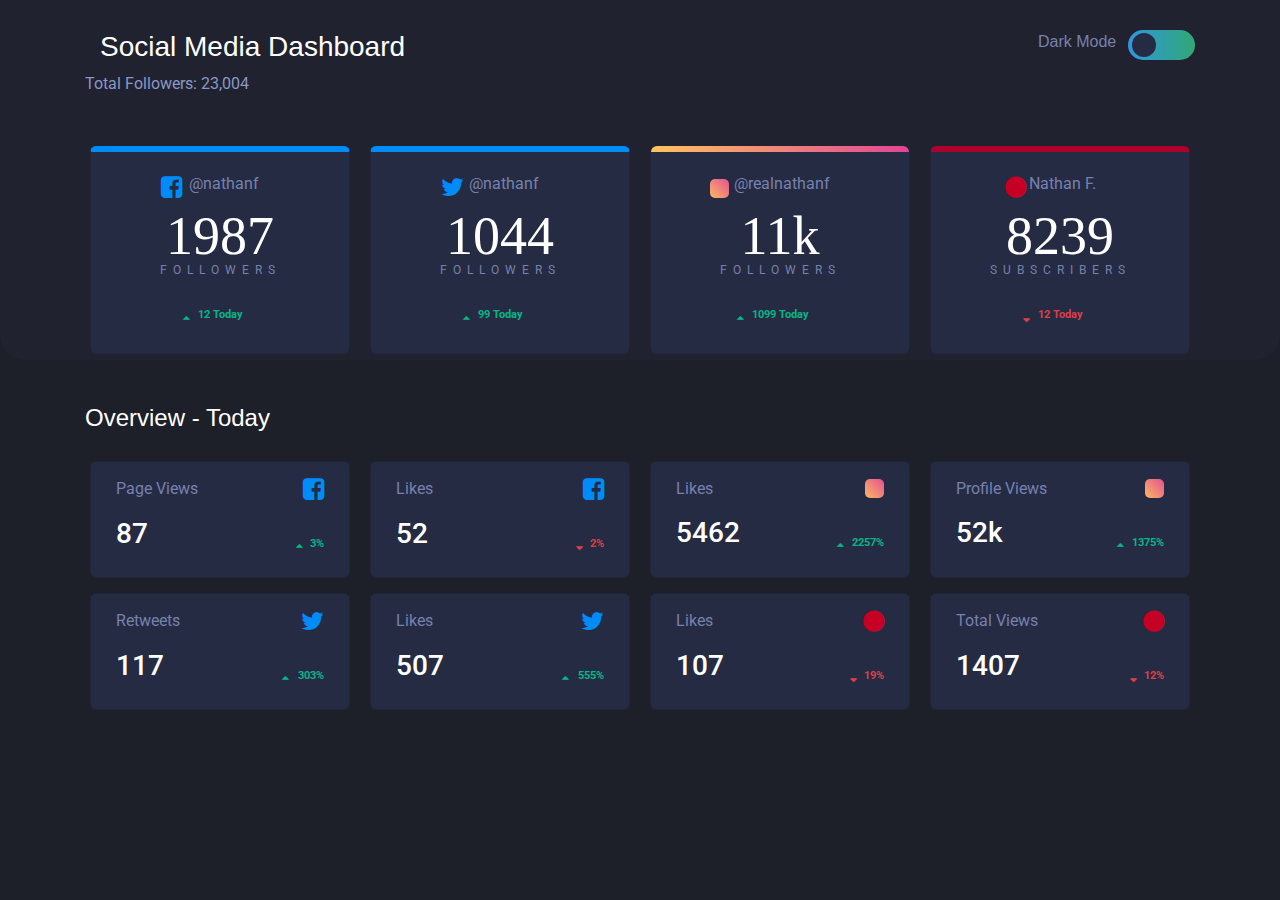
<file: index.html>
<html lang="en">
  <head>
    <meta charset="UTF-8" />
    <meta name="viewport" content="width=device-width, initial-scale=1.0" />
    <link
      rel="stylesheet"
      href="https://maxcdn.bootstrapcdn.com/bootstrap/4.5.2/css/bootstrap.min.css"
    />
    <link
      rel="stylesheet"
      href="https://fonts.googleapis.com/css?family=Roboto:300,400,500,700&display=swap"
    />
    <link
      href="https://maxcdn.bootstrapcdn.com/font-awesome/4.1.0/css/font-awesome.min.css"
      rel="stylesheet"
    />

    <!-- Fonts -->
    <link
      href="//db.onlinewebfonts.com/c/2d1bee03fe9c268c2b3d3724ca6ad761?family=FF+Schulbuch"
      rel="stylesheet"
      type="text/css"
    />

    <link rel="stylesheet" href="./index.css" />
    <title>Social Media Dashboard</title>
  </head>

  <body class="body_dark_theme">
    <div id="background">
      <div class="container">
        <div class="section-1 desktop">
          <div class="heading">
            <h4 class="text-white" style="font-size: 28px; margin-left: 15px">
              Social Media Dashboard
            </h4>
            <div class="darkmode_button_div">
              <span class="font_grey darkmode_button_label">Dark Mode</span>
              <span>
                <label class="switch font_grey">
                  <input type="checkbox" onchange="switchTheme(this);" />
                  <span class="slider round darkmode_button_slider"></span>
                </label>
              </span>
            </div>
          </div>
          <div style="color: rgb(139, 151, 200)">Total Followers: 23,004</div>
        </div>

        <div class="section-1 mobile">
          <div class="heading">
            <h4 class="text-white" style="font-size: 28px">
              Social Media Dashboard
            </h4>
          </div>
          <div style="color: rgb(139, 151, 200)">Total Followers: 23,004</div>
          <hr />
          <div class="darkmode_button_div">
            <span class="font_grey darkmode_button_label">Dark Mode</span>
            <span>
              <label class="switch font_grey">
                <input type="checkbox" onchange="switchTheme(this);" />
                <span class="slider round darkmode_button_slider"></span>
              </label>
            </span>
          </div>
        </div>

        <div class="row card_firstRow">
          <div
            class="col-xs-12 col-sm-5 col-m-5 col-lg-2 card"
            onmouseover="changeColorOnHover(this)"
          >
            <div class="card-body">
              <span class="font_grey relative">
                <i class="fa fa-facebook-square"></i>&nbsp; @nathanf
              </span>
              <p class="font_grey social_following_block">
                <span class="following">1987</span><br />
                <span class="subtext">FOLLOWERS</span>
              </p>
              <span class="font_green font-11 relative">
                <i class="fa fa-sort-up" style="top: 7px; right: 53px"></i> 12
                Today
              </span>
            </div>
          </div>

          <div
            class="col-xs-12 col-sm-5 col-m-5 col-lg-2 card"
            onmouseover="changeColorOnHover(this)"
          >
            <div class="card-body">
              <span class="font_grey relative">
                <i class="fa fa-twitter"></i>&nbsp; @nathanf
              </span>
              <p class="font_grey social_following_block">
                <span class="following">1044</span><br />
                <span class="subtext">FOLLOWERS</span>
              </p>
              <span class="font_green font-11 relative">
                <i class="fa fa-sort-up" style="top: 7px; right: 53px"></i> 99
                Today
              </span>
            </div>
          </div>

          <div
            class="col-xs-12 col-sm-5 col-m-5 col-lg-2 card"
            onmouseover="changeColorOnHover(this)"
          >
            <div class="card-body" style="margin-top: 5px">
              <span class="font_grey relative">
                <span class="square"></span>&nbsp;@realnathanf
              </span>
              <p class="font_grey social_following_block">
                <span class="following">11k</span><br />
                <span class="subtext">FOLLOWERS</span>
              </p>
              <span class="font_green font-11 relative">
                <i class="fa fa-sort-up" style="top: 7px; right: 65px"></i> 1099
                Today
              </span>
            </div>
          </div>

          <div
            class="col-xs-12 col-sm-5 col-m-5 col-lg-2 card"
            onmouseover="changeColorOnHover(this)"
          >
            <div class="card-body">
              <span class="font_grey relative">
                <i class="fa fa-circle"></i> &nbsp;Nathan F.
              </span>
              <p class="font_grey social_following_block">
                <span class="following">8239</span><br />
                <span class="subtext">SUBSCRIBERS</span>
              </p>
              <span class="font_red font-11 relative">
                <i class="fa fa-sort-down" style="top: 4px; right: 53px"></i> 12
                Today
              </span>
            </div>
          </div>
        </div>

        <div class="section-2">
          <div class="heading">
            <h4 class="text-white" id="overview_heading">
              Overview &#8209; Today
            </h4>
          </div>
        </div>

        <div class="row card_secondRow">
          <div
            class="col-xs-12 col-sm-5 col-m-5 col-lg-2 card"
            onmouseover="changeColorOnHover(this)"
          >
            <div class="card-body">
              <div>
                <span class="font_grey">Page Views</span>
                <span class="relative">
                  <i class="fa fa-facebook-square"></i>
                </span>
              </div>
              <div class="pdt-15">
                <span><h3 class="text-white">87</h3></span>
                <span class="font_green font-11 relative">
                  <i class="fa fa-sort-up" style="top: 7px; right: 21px"></i> 3%
                </span>
              </div>
            </div>
          </div>

          <div
            class="col-xs-12 col-sm-5 col-m-5 col-lg-2 card"
            onmouseover="changeColorOnHover(this)"
          >
            <div class="card-body">
              <div>
                <span class="font_grey">Likes</span>
                <span class="relative">
                  <i class="fa fa-facebook-square"></i>
                </span>
              </div>
              <div class="pdt-15">
                <span><h3 class="text-white">52</h3></span>
                <span class="font_red font-11 relative">
                  <i class="fa fa-sort-down" style="top: 4px; right: 21px"></i>
                  2%
                </span>
              </div>
            </div>
          </div>

          <div
            class="col-xs-12 col-sm-5 col-m-5 col-lg-2 card"
            onmouseover="changeColorOnHover(this)"
          >
            <div class="card-body">
              <div>
                <span class="font_grey">Likes</span>
                <span class="square"></span>
              </div>
              <div class="pdt-15">
                <span><h3 class="text-white">5462</h3></span>
                <span class="font_green font-11 relative">
                  <i class="fa fa-sort-up" style="top: 7px; right: 40px"></i>
                  2257%
                </span>
              </div>
            </div>
          </div>

          <div
            class="col-xs-12 col-sm-5 col-m-5 col-lg-2 card"
            onmouseover="changeColorOnHover(this)"
          >
            <div class="card-body">
              <div>
                <span class="font_grey">Profile Views</span>
                <span class="square"></span>
              </div>
              <div class="pdt-15">
                <span><h3 class="text-white">52k</h3></span>
                <span class="font_green font-11 relative">
                  <i class="fa fa-sort-up" style="top: 7px; right: 40px"></i>
                  1375%
                </span>
              </div>
            </div>
          </div>
        </div>

        <div class="row card_thirdRow">
          <div
            class="col-xs-12 col-sm-5 col-m-5 col-lg-2 card"
            onmouseover="changeColorOnHover(this)"
          >
            <div class="card-body">
              <div>
                <span class="font_grey relative">Retweets</span>
                <i class="fa fa-twitter"></i>
              </div>
              <div class="pdt-15">
                <span><h3 class="text-white">117</h3></span>
                <span class="font_green font-11 relative">
                  <i class="fa fa-sort-up" style="top: 7px; right: 35px"></i>
                  303%
                </span>
              </div>
            </div>
          </div>

          <div
            class="col-xs-12 col-sm-5 col-m-5 col-lg-2 card"
            onmouseover="changeColorOnHover(this)"
          >
            <div class="card-body">
              <div>
                <span class="font_grey relative">Likes</span>
                <i class="fa fa-twitter"></i>
              </div>
              <div class="pdt-15">
                <span><h3 class="text-white">507</h3></span>
                <span class="font_green font-11 relative">
                  <i class="fa fa-sort-up" style="top: 7px; right: 35px"></i>
                  555%
                </span>
              </div>
            </div>
          </div>

          <div
            class="col-xs-12 col-sm-5 col-m-5 col-lg-2 card"
            onmouseover="changeColorOnHover(this)"
          >
            <div class="card-body">
              <div>
                <span class="font_grey relative">Likes</span>
                <span><i class="fa fa-circle"></i></span>
              </div>
              <div class="pdt-15">
                <span><h3 class="text-white">107</h3></span>
                <span class="font_red font-11 relative">
                  <i class="fa fa-sort-down" style="top: 4px; right: 27px"></i>
                  19%
                </span>
              </div>
            </div>
          </div>

          <div
            class="col-xs-12 col-sm-5 col-m-5 col-lg-2 card"
            onmouseover="changeColorOnHover(this)"
          >
            <div class="card-body">
              <div>
                <span class="font_grey">Total Views</span>
                <span class="relative"><i class="fa fa-circle"></i></span>
              </div>
              <div class="pdt-15">
                <span><h3 class="text-white">1407</h3></span>
                <span class="font_red font-11 relative">
                  <i class="fa fa-sort-down" style="top: 4px; right: 27px"></i>
                  12%
                </span>
              </div>
            </div>
          </div>
        </div>
      </div>
    </div>
    <script src="index.js"></script>
  </body>
</html>
</file>
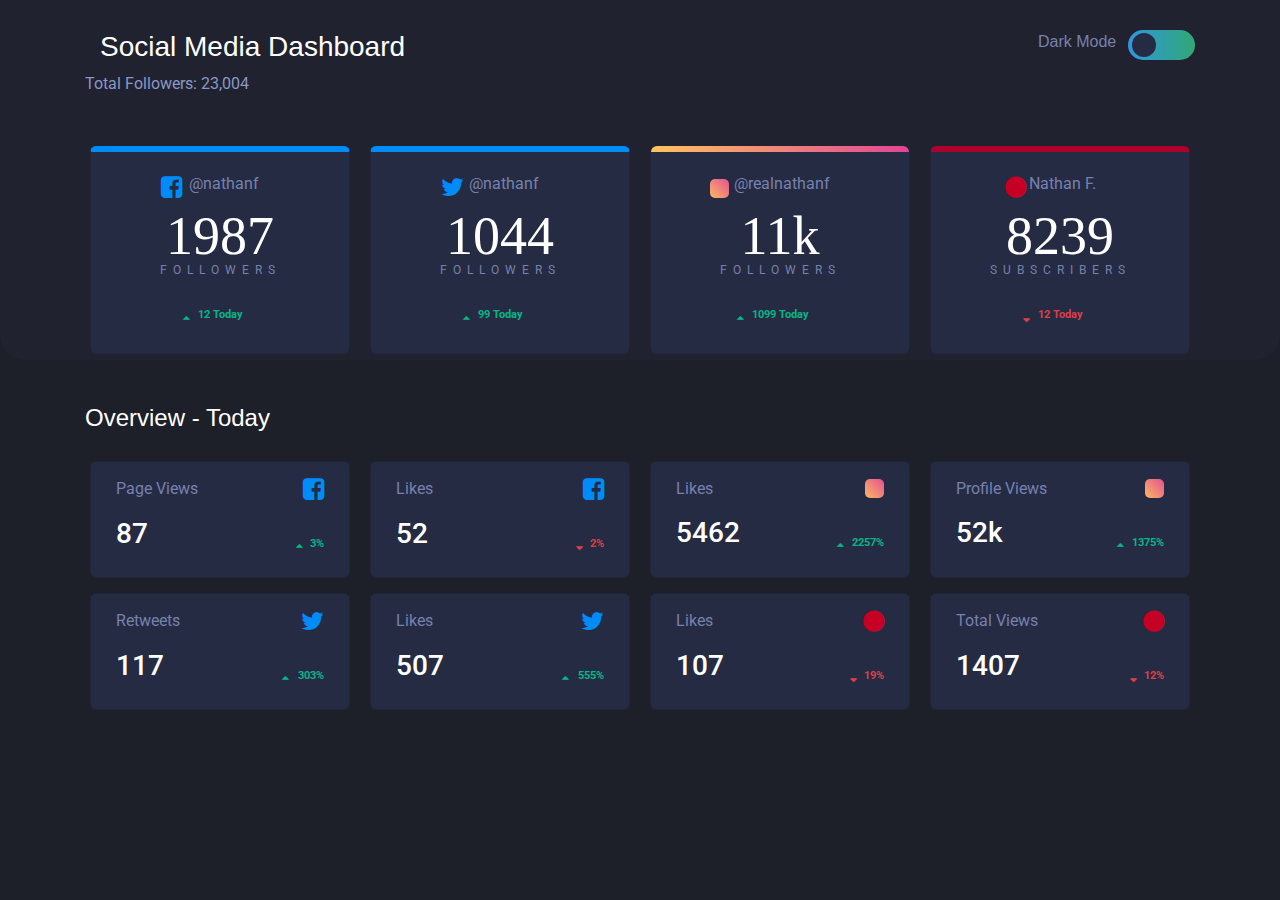
<file: html-challenge.html>
<html lang="en">
  <head>
    <meta charset="UTF-8" />
    <meta name="viewport" content="width=device-width, initial-scale=1.0" />
    <link
      rel="stylesheet"
      href="https://maxcdn.bootstrapcdn.com/bootstrap/4.5.2/css/bootstrap.min.css"
    />
    <link
      rel="stylesheet"
      href="https://fonts.googleapis.com/css?family=Roboto:300,400,500,700&display=swap"
    />
    <link
      href="https://maxcdn.bootstrapcdn.com/font-awesome/4.1.0/css/font-awesome.min.css"
      rel="stylesheet"
    />

    <!-- Fonts -->
    <link
      href="//db.onlinewebfonts.com/c/2d1bee03fe9c268c2b3d3724ca6ad761?family=FF+Schulbuch"
      rel="stylesheet"
      type="text/css"
    />

    <link rel="stylesheet" href="./html-challenge.css" />
    <title>Social Media Dashboard</title>
  </head>

  <body class="body_dark_theme">
    <div id="background">
      <div class="container">
        <div class="section-1 desktop">
          <div class="heading">
            <h4 class="text-white" style="font-size: 28px; margin-left: 15px">
              Social Media Dashboard
            </h4>
            <div class="darkmode_button_div">
              <span class="font_grey darkmode_button_label">Dark Mode</span>
              <span>
                <label class="switch font_grey">
                  <input type="checkbox" onchange="switchTheme(this);" />
                  <span class="slider round darkmode_button_slider"></span>
                </label>
              </span>
            </div>
          </div>
          <div style="color: rgb(139, 151, 200)">Total Followers: 23,004</div>
        </div>

        <div class="section-1 mobile">
          <div class="heading">
            <h4 class="text-white" style="font-size: 28px">
              Social Media Dashboard
            </h4>
          </div>
          <div style="color: rgb(139, 151, 200)">Total Followers: 23,004</div>
          <hr />
          <div class="darkmode_button_div">
            <span class="font_grey darkmode_button_label">Dark Mode</span>
            <span>
              <label class="switch font_grey">
                <input type="checkbox" onchange="switchTheme(this);" />
                <span class="slider round darkmode_button_slider"></span>
              </label>
            </span>
          </div>
        </div>

        <div class="row card_firstRow">
          <div
            class="col-xs-12 col-sm-5 col-m-5 col-lg-2 card"
            onmouseover="changeColorOnHover(this)"
          >
            <div class="card-body">
              <span class="font_grey relative">
                <i class="fa fa-facebook-square"></i>&nbsp; @nathanf
              </span>
              <p class="font_grey social_following_block">
                <span class="following">1987</span><br />
                <span class="subtext">FOLLOWERS</span>
              </p>
              <span class="font_green font-11 relative">
                <i class="fa fa-sort-up" style="top: 7px; right: 53px"></i> 12
                Today
              </span>
            </div>
          </div>

          <div
            class="col-xs-12 col-sm-5 col-m-5 col-lg-2 card"
            onmouseover="changeColorOnHover(this)"
          >
            <div class="card-body">
              <span class="font_grey relative">
                <i class="fa fa-twitter"></i>&nbsp; @nathanf
              </span>
              <p class="font_grey social_following_block">
                <span class="following">1044</span><br />
                <span class="subtext">FOLLOWERS</span>
              </p>
              <span class="font_green font-11 relative">
                <i class="fa fa-sort-up" style="top: 7px; right: 53px"></i> 99
                Today
              </span>
            </div>
          </div>

          <div
            class="col-xs-12 col-sm-5 col-m-5 col-lg-2 card"
            onmouseover="changeColorOnHover(this)"
          >
            <div class="card-body" style="margin-top: 5px">
              <span class="font_grey relative">
                <span class="square"></span>&nbsp;@realnathanf
              </span>
              <p class="font_grey social_following_block">
                <span class="following">11k</span><br />
                <span class="subtext">FOLLOWERS</span>
              </p>
              <span class="font_green font-11 relative">
                <i class="fa fa-sort-up" style="top: 7px; right: 65px"></i> 1099
                Today
              </span>
            </div>
          </div>

          <div
            class="col-xs-12 col-sm-5 col-m-5 col-lg-2 card"
            onmouseover="changeColorOnHover(this)"
          >
            <div class="card-body">
              <span class="font_grey relative">
                <i class="fa fa-circle"></i> &nbsp;Nathan F.
              </span>
              <p class="font_grey social_following_block">
                <span class="following">8239</span><br />
                <span class="subtext">SUBSCRIBERS</span>
              </p>
              <span class="font_red font-11 relative">
                <i class="fa fa-sort-down" style="top: 4px; right: 53px"></i> 12
                Today
              </span>
            </div>
          </div>
        </div>

        <div class="section-2">
          <div class="heading">
            <h4 class="text-white" id="overview_heading">
              Overview &#8209; Today
            </h4>
          </div>
        </div>

        <div class="row card_secondRow">
          <div
            class="col-xs-12 col-sm-5 col-m-5 col-lg-2 card"
            onmouseover="changeColorOnHover(this)"
          >
            <div class="card-body">
              <div>
                <span class="font_grey">Page Views</span>
                <span class="relative">
                  <i class="fa fa-facebook-square"></i>
                </span>
              </div>
              <div class="pdt-15">
                <span><h3 class="text-white">87</h3></span>
                <span class="font_green font-11 relative">
                  <i class="fa fa-sort-up" style="top: 7px; right: 21px"></i> 3%
                </span>
              </div>
            </div>
          </div>

          <div
            class="col-xs-12 col-sm-5 col-m-5 col-lg-2 card"
            onmouseover="changeColorOnHover(this)"
          >
            <div class="card-body">
              <div>
                <span class="font_grey">Likes</span>
                <span class="relative">
                  <i class="fa fa-facebook-square"></i>
                </span>
              </div>
              <div class="pdt-15">
                <span><h3 class="text-white">52</h3></span>
                <span class="font_red font-11 relative">
                  <i class="fa fa-sort-down" style="top: 4px; right: 21px"></i>
                  2%
                </span>
              </div>
            </div>
          </div>

          <div
            class="col-xs-12 col-sm-5 col-m-5 col-lg-2 card"
            onmouseover="changeColorOnHover(this)"
          >
            <div class="card-body">
              <div>
                <span class="font_grey">Likes</span>
                <span class="square"></span>
              </div>
              <div class="pdt-15">
                <span><h3 class="text-white">5462</h3></span>
                <span class="font_green font-11 relative">
                  <i class="fa fa-sort-up" style="top: 7px; right: 40px"></i>
                  2257%
                </span>
              </div>
            </div>
          </div>

          <div
            class="col-xs-12 col-sm-5 col-m-5 col-lg-2 card"
            onmouseover="changeColorOnHover(this)"
          >
            <div class="card-body">
              <div>
                <span class="font_grey">Profile Views</span>
                <span class="square"></span>
              </div>
              <div class="pdt-15">
                <span><h3 class="text-white">52k</h3></span>
                <span class="font_green font-11 relative">
                  <i class="fa fa-sort-up" style="top: 7px; right: 40px"></i>
                  1375%
                </span>
              </div>
            </div>
          </div>
        </div>

        <div class="row card_thirdRow">
          <div
            class="col-xs-12 col-sm-5 col-m-5 col-lg-2 card"
            onmouseover="changeColorOnHover(this)"
          >
            <div class="card-body">
              <div>
                <span class="font_grey relative">Retweets</span>
                <i class="fa fa-twitter"></i>
              </div>
              <div class="pdt-15">
                <span><h3 class="text-white">117</h3></span>
                <span class="font_green font-11 relative">
                  <i class="fa fa-sort-up" style="top: 7px; right: 35px"></i>
                  303%
                </span>
              </div>
            </div>
          </div>

          <div
            class="col-xs-12 col-sm-5 col-m-5 col-lg-2 card"
            onmouseover="changeColorOnHover(this)"
          >
            <div class="card-body">
              <div>
                <span class="font_grey relative">Likes</span>
                <i class="fa fa-twitter"></i>
              </div>
              <div class="pdt-15">
                <span><h3 class="text-white">507</h3></span>
                <span class="font_green font-11 relative">
                  <i class="fa fa-sort-up" style="top: 7px; right: 35px"></i>
                  555%
                </span>
              </div>
            </div>
          </div>

          <div
            class="col-xs-12 col-sm-5 col-m-5 col-lg-2 card"
            onmouseover="changeColorOnHover(this)"
          >
            <div class="card-body">
              <div>
                <span class="font_grey relative">Likes</span>
                <span><i class="fa fa-circle"></i></span>
              </div>
              <div class="pdt-15">
                <span><h3 class="text-white">107</h3></span>
                <span class="font_red font-11 relative">
                  <i class="fa fa-sort-down" style="top: 4px; right: 27px"></i>
                  19%
                </span>
              </div>
            </div>
          </div>

          <div
            class="col-xs-12 col-sm-5 col-m-5 col-lg-2 card"
            onmouseover="changeColorOnHover(this)"
          >
            <div class="card-body">
              <div>
                <span class="font_grey">Total Views</span>
                <span class="relative"><i class="fa fa-circle"></i></span>
              </div>
              <div class="pdt-15">
                <span><h3 class="text-white">1407</h3></span>
                <span class="font_red font-11 relative">
                  <i class="fa fa-sort-down" style="top: 4px; right: 27px"></i>
                  12%
                </span>
              </div>
            </div>
          </div>
        </div>
      </div>
    </div>
    <script src="html-challenge.js"></script>
  </body>
</html>
</file>
<file: index.css>
@import url(//db.onlinewebfonts.com/c/2d1bee03fe9c268c2b3d3724ca6ad761?family=FF + Schulbuch);

@font-face {
  font-family: "FF Schulbuch";
  src: url("//db.onlinewebfonts.com/t/2d1bee03fe9c268c2b3d3724ca6ad761.eot");
  src: url("//db.onlinewebfonts.com/t/2d1bee03fe9c268c2b3d3724ca6ad761.eot?#iefix")
      format("embedded-opentype"),
    url("//db.onlinewebfonts.com/t/2d1bee03fe9c268c2b3d3724ca6ad761.woff2")
      format("woff2"),
    url("//db.onlinewebfonts.com/t/2d1bee03fe9c268c2b3d3724ca6ad761.woff")
      format("woff"),
    url("//db.onlinewebfonts.com/t/2d1bee03fe9c268c2b3d3724ca6ad761.ttf")
      format("truetype"),
    url("//db.onlinewebfonts.com/t/2d1bee03fe9c268c2b3d3724ca6ad761.svg#FF Schulbuch")
      format("svg");
}

body {
  margin-top: 30px;
  margin-bottom: 50px;
  background-color: rgb(29, 31, 41);
}

#background {
  position: absolute;
  top: 0;
  bottom: 60%;
  left: 0;
  right: 0;
  border-radius: 0 0 25px 25px;
  /* z-index: 0; */
  background-color: rgb(32, 34, 47);
}

.container {
  margin-top: 30px;
  margin-bottom: 50px;
}

.relative {
  position: relative;
}

.body_light_theme {
  background-image: linear-gradient(
    180deg,
    rgb(247, 249, 255) 35%,
    white 35%
  ) !important;
}

.heading {
  font-family: Helvetica;
}

.social_following_block {
  position: relative;
  margin-bottom: 30px;
}

.following {
  font-size: 54px;
  color: white;
  font-family: "FF Schulbuch";
}

.subtext {
  letter-spacing: 6px;
  font-size: 12px;
  position: absolute;
  top: 65px;
  margin-left: auto;
  margin-right: auto;
  left: 0;
  right: 0;
  text-align: center;
}

.darkmode_button_div {
  position: relative;
}

.darkmode_button_label {
  position: absolute;
  left: -90px;
}

@keyframes slideInFromAbove {
  0% {
    transform: translateY(-100%);
  }
  50% {
    transform: translateY(0);
  }
}

.card {
  /* animation: 1s ease-out 0s 1 slideInFromAbove; */
  border-radius: 6px;
  background: rgb(37, 43, 67);
  cursor: pointer;
}

.card:hover {
  z-index: 999;
  /* transform: scale(1.2);
  transition: transform 0.2s ease-in; */
  /* margin-left: 20px;
  margin-right: 20px; */
  box-shadow: 0px 0px 20px black;
  animation: mymove 0.4s;
}

@keyframes mymove {
  0% {
    transform: rotateY(0);
  }
  25% {
    transform: rotateY(90deg);
  }
  50% {
    transform: rotateY(180deg);
  }
  75% {
    transform: rotateY(260deg);
  }
  100% {
    transform: rotateY(320deg);
  }
}

.card.light_theme_hover:hover {
  background-color: rgb(225, 228, 240) !important;
}

.card-body {
  position: relative;
}

.card_firstRow .card-body {
  height: max-content;
  padding-bottom: 5px !important;
}

.card_firstRow > .card {
  min-width: 260px;
  width: 200px !important;
  height: max-content;
  padding-bottom: 25px;
}

.card_secondRow .card-body,
.card_thirdRow .card-body {
  padding: 15px 10px !important;
  height: 115px;
}

.card_thirdRow {
  padding-top: 15px;
}

.row {
  display: flex;
  justify-content: space-evenly;
}

.card_firstRow {
  margin-top: 50px;
  margin-bottom: 50px;
  text-align: center;
}

.card_firstRow > .card:nth-child(1),
.card_firstRow > .card:nth-child(2) {
  border-top: 6px solid rgb(0, 140, 248);
}

.card_firstRow > .card:nth-child(3)::before {
  background-image: linear-gradient(rgb(254, 195, 95), rgb(225, 69, 149));
}

.card_firstRow > .card:nth-child(3)::before {
  content: "";
  position: absolute;
  width: 100%;
  height: 6px;
  background: linear-gradient(to right, rgb(254, 195, 95), rgb(225, 69, 149));
  top: -1px;
  left: 0;
  right: 0;
  border-radius: 6px 6px 0px 0px;
}

.card_firstRow > .card:nth-child(4) {
  border-top: 6px solid rgb(172, 2, 43) !important;
}

.section-2 {
  margin-bottom: 20px;
}

.card_secondRow > .card,
.card_thirdRow > .card {
  min-width: 260px;
  width: 200px !important;
}

.card_secondRow .card .card-body div,
.card_thirdRow .card .card-body div {
  display: flex;
  justify-content: space-between;
  align-items: center;
}

.heading {
  display: flex;
  justify-content: space-between;
}

/* Copied From Ww3 school for the Toggle Button */
/* ------------------- Toggle Button CSS Start ------------------- */

.switch {
  position: relative;
  display: inline-block;
  width: 67px;
  height: 30px;
}

.switch input {
  opacity: 0;
  width: 0;
  height: 0;
}

.slider {
  position: absolute;
  cursor: pointer;
  top: 0;
  left: 0;
  right: 0;
  bottom: 0;
  background-color: #ccc;
  -webkit-transition: 0.4s;
  transition: 0.4s;
}

.slider:before {
  position: absolute;
  content: "";
  height: 24px;
  width: 24px;
  left: 4px;
  bottom: 3px;
  background-color: white;
  -webkit-transition: 0.4s;
  transition: 0.4s;
}

input:checked + .slider {
  background-color: #2196f3;
}

input:focus + .slider {
  box-shadow: 0 0 1px #2196f3;
}

input:checked + .slider:before {
  -webkit-transform: translateX(34px);
  -ms-transform: translateX(34px);
  transform: translateX(34px);
}

/* Rounded sliders */
.slider.round {
  border-radius: 34px;
  background: linear-gradient(to right, rgb(50, 150, 224), rgb(48, 168, 116));
}

.slider.round:before {
  border-radius: 50%;
  background-color: rgb(37, 43, 67);
}

.slider.round.light_theme:before {
  background-color: white;
}

/* ------------------- Toggle Button CSS end ------------------- */

.font_green {
  color: rgb(6, 182, 136);
  font-weight: bold;
}

.mgt-25 {
  margin-top: 25px;
}

.card_secondRow .font_green,
.card_secondRow .font_red,
.card_thirdRow .font_green,
.card_thirdRow .font_red {
  margin-top: 14px;
}

.font-11 {
  font-size: 11px;
}

.font_red {
  color: rgb(222, 63, 72);
  font-weight: bold;
}

.font_grey {
  color: rgb(119, 129, 174);
}

i.fa {
  font-size: 25px;
}

.fa.fa-facebook-square,
.fa.fa-twitter {
  color: rgb(0, 140, 248);
}

.square {
  width: 19px;
  height: 19px;
  background: linear-gradient(45deg, rgb(252, 183, 101), rgb(228, 82, 145));
  border-radius: 5px;
}

.fa.fa-circle {
  color: rgb(198, 0, 37);
}

.pdt-15 {
  padding-top: 15px;
}

i.fa.fa-sort-down,
i.fa.fa-sort-up {
  font-size: 12px !important;
}

.fa.fa-sort-up,
.fa.fa-sort-down {
  position: absolute;
}

.card_firstRow i.fa.fa-facebook-square,
.card_firstRow i.fa.fa.fa-twitter,
.card_firstRow i.fa.fa.fa-circle {
  position: absolute;
  top: 1px;
  left: -20px;
}

.card_firstRow .square {
  position: absolute;
  top: 5px;
  left: -20px;
}

.mobile {
  display: none;
}

/* CSS for mobile */
@media only screen and (min-device-width: 320px) and (max-device-width: 480px) {
  #background {
    bottom: 65%;
  }

  .mobile {
    display: block;
  }

  .section-1,
  .section-2 {
    padding-left: 15px;
    padding-right: 15px;
  }

  hr {
    border-color: rgb(119, 129, 174);
  }

  .desktop {
    display: none;
  }
  .card {
    margin-bottom: 20px;
  }

  .card_firstRow > .card,
  .card_secondRow > .card,
  .card_thirdRow > .card {
    min-width: 85%;
  }

  .darkmode_button_label {
    position: absolute;
    left: 0px;
  }

  .darkmode_button_div {
    display: flex;
    justify-content: flex-end;
  }

  .card_thirdRow {
    padding-top: 0px;
  }

  .card_firstRow i.fa.fa-facebook-square,
  .card_firstRow i.fa.fa.fa-twitter,
  .card_firstRow i.fa.fa.fa-circle {
    left: -25px;
  }

  .card_firstRow .square {
    left: -20px;
  }
  .slider.round.light_theme {
    background: rgb(174, 179, 203);
  }
}

@media only screen and (min-device-width: 481px) and (max-device-width: 786px) {
  .card {
    margin-bottom: 20px;
  }
}

@media only screen and (min-device-width: 481px) {
  .card:hover {
    transform: scale(1.2);
    transition: transform 0.2s ease-in;
  }
}

@media only screen and (max-device-height: 640px) {
  #background {
    bottom: 55%;
  }
}

@media only screen and (max-device-height: 640px) {
  #background {
    bottom: 55%;
  }
}
</file>
<file: html-challenge.css>
@import url(//db.onlinewebfonts.com/c/2d1bee03fe9c268c2b3d3724ca6ad761?family=FF + Schulbuch);

@font-face {
  font-family: "FF Schulbuch";
  src: url("//db.onlinewebfonts.com/t/2d1bee03fe9c268c2b3d3724ca6ad761.eot");
  src: url("//db.onlinewebfonts.com/t/2d1bee03fe9c268c2b3d3724ca6ad761.eot?#iefix")
      format("embedded-opentype"),
    url("//db.onlinewebfonts.com/t/2d1bee03fe9c268c2b3d3724ca6ad761.woff2")
      format("woff2"),
    url("//db.onlinewebfonts.com/t/2d1bee03fe9c268c2b3d3724ca6ad761.woff")
      format("woff"),
    url("//db.onlinewebfonts.com/t/2d1bee03fe9c268c2b3d3724ca6ad761.ttf")
      format("truetype"),
    url("//db.onlinewebfonts.com/t/2d1bee03fe9c268c2b3d3724ca6ad761.svg#FF Schulbuch")
      format("svg");
}

body {
  margin-top: 30px;
  margin-bottom: 50px;
  background-color: rgb(29, 31, 41);
}

#background {
  position: absolute;
  top: 0;
  bottom: 60%;
  left: 0;
  right: 0;
  border-radius: 0 0 25px 25px;
  /* z-index: 0; */
  background-color: rgb(32, 34, 47);
}

.container {
  margin-top: 30px;
  margin-bottom: 50px;
}

.relative {
  position: relative;
}

.body_light_theme {
  background-image: linear-gradient(
    180deg,
    rgb(247, 249, 255) 35%,
    white 35%
  ) !important;
}

.heading {
  font-family: Helvetica;
}

.social_following_block {
  position: relative;
  margin-bottom: 30px;
}

.following {
  font-size: 54px;
  color: white;
  font-family: "FF Schulbuch";
}

.subtext {
  letter-spacing: 6px;
  font-size: 12px;
  position: absolute;
  top: 65px;
  margin-left: auto;
  margin-right: auto;
  left: 0;
  right: 0;
  text-align: center;
}

.darkmode_button_div {
  position: relative;
}

.darkmode_button_label {
  position: absolute;
  left: -90px;
}

@keyframes slideInFromAbove {
  0% {
    transform: translateY(-100%);
  }
  50% {
    transform: translateY(0);
  }
}

.card {
  /* animation: 1s ease-out 0s 1 slideInFromAbove; */
  border-radius: 6px;
  background: rgb(37, 43, 67);
  cursor: pointer;
}

.card:hover {
  z-index: 999;
  transform: scale(1.2);
  transition: transform 0.2s ease-in;
  /* margin-left: 20px;
  margin-right: 20px; */
  box-shadow: 0px 0px 20px black;
  animation: mymove 0.4s;
}

@keyframes mymove {
  0% {
    transform: rotateY(0);
  }
  25% {
    transform: rotateY(90deg);
  }
  50% {
    transform: rotateY(180deg);
  }
  75% {
    transform: rotateY(260deg);
  }
  100% {
    transform: rotateY(320deg);
  }
}

.card.light_theme_hover:hover {
  background-color: rgb(225, 228, 240) !important;
}

.card-body {
  position: relative;
}

.card_firstRow .card-body {
  height: max-content;
  padding-bottom: 5px !important;
}

.card_firstRow > .card {
  min-width: 260px;
  width: 200px !important;
  height: max-content;
  padding-bottom: 25px;
}

.card_secondRow .card-body,
.card_thirdRow .card-body {
  padding: 15px 10px !important;
  height: 115px;
}

.card_thirdRow {
  padding-top: 15px;
}

.row {
  display: flex;
  justify-content: space-evenly;
}

.card_firstRow {
  margin-top: 50px;
  margin-bottom: 50px;
  text-align: center;
}

.card_firstRow > .card:nth-child(1),
.card_firstRow > .card:nth-child(2) {
  border-top: 6px solid rgb(0, 140, 248);
}

.card_firstRow > .card:nth-child(3)::before {
  background-image: linear-gradient(rgb(254, 195, 95), rgb(225, 69, 149));
}

.card_firstRow > .card:nth-child(3)::before {
  content: "";
  position: absolute;
  width: 100%;
  height: 6px;
  background: linear-gradient(to right, rgb(254, 195, 95), rgb(225, 69, 149));
  top: -1px;
  left: 0;
  right: 0;
  border-radius: 6px 6px 0px 0px;
}

.card_firstRow > .card:nth-child(4) {
  border-top: 6px solid rgb(172, 2, 43) !important;
}

.section-2 {
  margin-bottom: 20px;
}

.card_secondRow > .card,
.card_thirdRow > .card {
  min-width: 260px;
  width: 200px !important;
}

.card_secondRow .card .card-body div,
.card_thirdRow .card .card-body div {
  display: flex;
  justify-content: space-between;
  align-items: center;
}

.heading {
  display: flex;
  justify-content: space-between;
}

/* Copied From Ww3 school for the Toggle Button */
/* ------------------- Toggle Button CSS Start ------------------- */

.switch {
  position: relative;
  display: inline-block;
  width: 67px;
  height: 30px;
}

.switch input {
  opacity: 0;
  width: 0;
  height: 0;
}

.slider {
  position: absolute;
  cursor: pointer;
  top: 0;
  left: 0;
  right: 0;
  bottom: 0;
  background-color: #ccc;
  -webkit-transition: 0.4s;
  transition: 0.4s;
}

.slider:before {
  position: absolute;
  content: "";
  height: 24px;
  width: 24px;
  left: 4px;
  bottom: 3px;
  background-color: white;
  -webkit-transition: 0.4s;
  transition: 0.4s;
}

input:checked + .slider {
  background-color: #2196f3;
}

input:focus + .slider {
  box-shadow: 0 0 1px #2196f3;
}

input:checked + .slider:before {
  -webkit-transform: translateX(34px);
  -ms-transform: translateX(34px);
  transform: translateX(34px);
}

/* Rounded sliders */
.slider.round {
  border-radius: 34px;
  background: linear-gradient(to right, rgb(50, 150, 224), rgb(48, 168, 116));
}

.slider.round:before {
  border-radius: 50%;
  background-color: rgb(37, 43, 67);
}

.slider.round.light_theme:before {
  background-color: white;
}

/* ------------------- Toggle Button CSS end ------------------- */

.font_green {
  color: rgb(6, 182, 136);
  font-weight: bold;
}

.mgt-25 {
  margin-top: 25px;
}

.card_secondRow .font_green,
.card_secondRow .font_red,
.card_thirdRow .font_green,
.card_thirdRow .font_red {
  margin-top: 14px;
}

.font-11 {
  font-size: 11px;
}

.font_red {
  color: rgb(222, 63, 72);
  font-weight: bold;
}

.font_grey {
  color: rgb(119, 129, 174);
}

i.fa {
  font-size: 25px;
}

.fa.fa-facebook-square,
.fa.fa-twitter {
  color: rgb(0, 140, 248);
}

.square {
  width: 19px;
  height: 19px;
  background: linear-gradient(45deg, rgb(252, 183, 101), rgb(228, 82, 145));
  border-radius: 5px;
}

.fa.fa-circle {
  color: rgb(198, 0, 37);
}

.pdt-15 {
  padding-top: 15px;
}

i.fa.fa-sort-down,
i.fa.fa-sort-up {
  font-size: 12px !important;
}

.fa.fa-sort-up,
.fa.fa-sort-down {
  position: absolute;
}

.card_firstRow i.fa.fa-facebook-square,
.card_firstRow i.fa.fa.fa-twitter,
.card_firstRow i.fa.fa.fa-circle {
  position: absolute;
  top: 1px;
  left: -20px;
}

.card_firstRow .square {
  position: absolute;
  top: 5px;
  left: -20px;
}

.mobile {
  display: none;
}

/* CSS for mobile */
@media only screen and (min-device-width: 320px) and (max-device-width: 480px) {
  #background {
    bottom: 65%;
  }

  .mobile {
    display: block;
  }

  .section-1,
  .section-2 {
    padding-left: 15px;
    padding-right: 15px;
  }

  hr {
    border-color: rgb(119, 129, 174);
  }

  .desktop {
    display: none;
  }
  .card {
    margin-bottom: 20px;
  }

  .card_firstRow > .card,
  .card_secondRow > .card,
  .card_thirdRow > .card {
    min-width: 85%;
  }

  .darkmode_button_label {
    position: absolute;
    left: 0px;
  }

  .darkmode_button_div {
    display: flex;
    justify-content: flex-end;
  }

  .card_thirdRow {
    padding-top: 0px;
  }

  .card_firstRow i.fa.fa-facebook-square,
  .card_firstRow i.fa.fa.fa-twitter,
  .card_firstRow i.fa.fa.fa-circle {
    left: -25px;
  }

  .card_firstRow .square {
    left: -20px;
  }
  .slider.round.light_theme {
    background: rgb(174, 179, 203);
  }
}

@media only screen and (min-device-width: 481px) and (max-device-width: 786px) {
  .card {
    margin-bottom: 20px;
  }
}

@media only screen and (max-device-height: 640px) {
  #background {
    bottom: 55%;
  }
}
</file>
